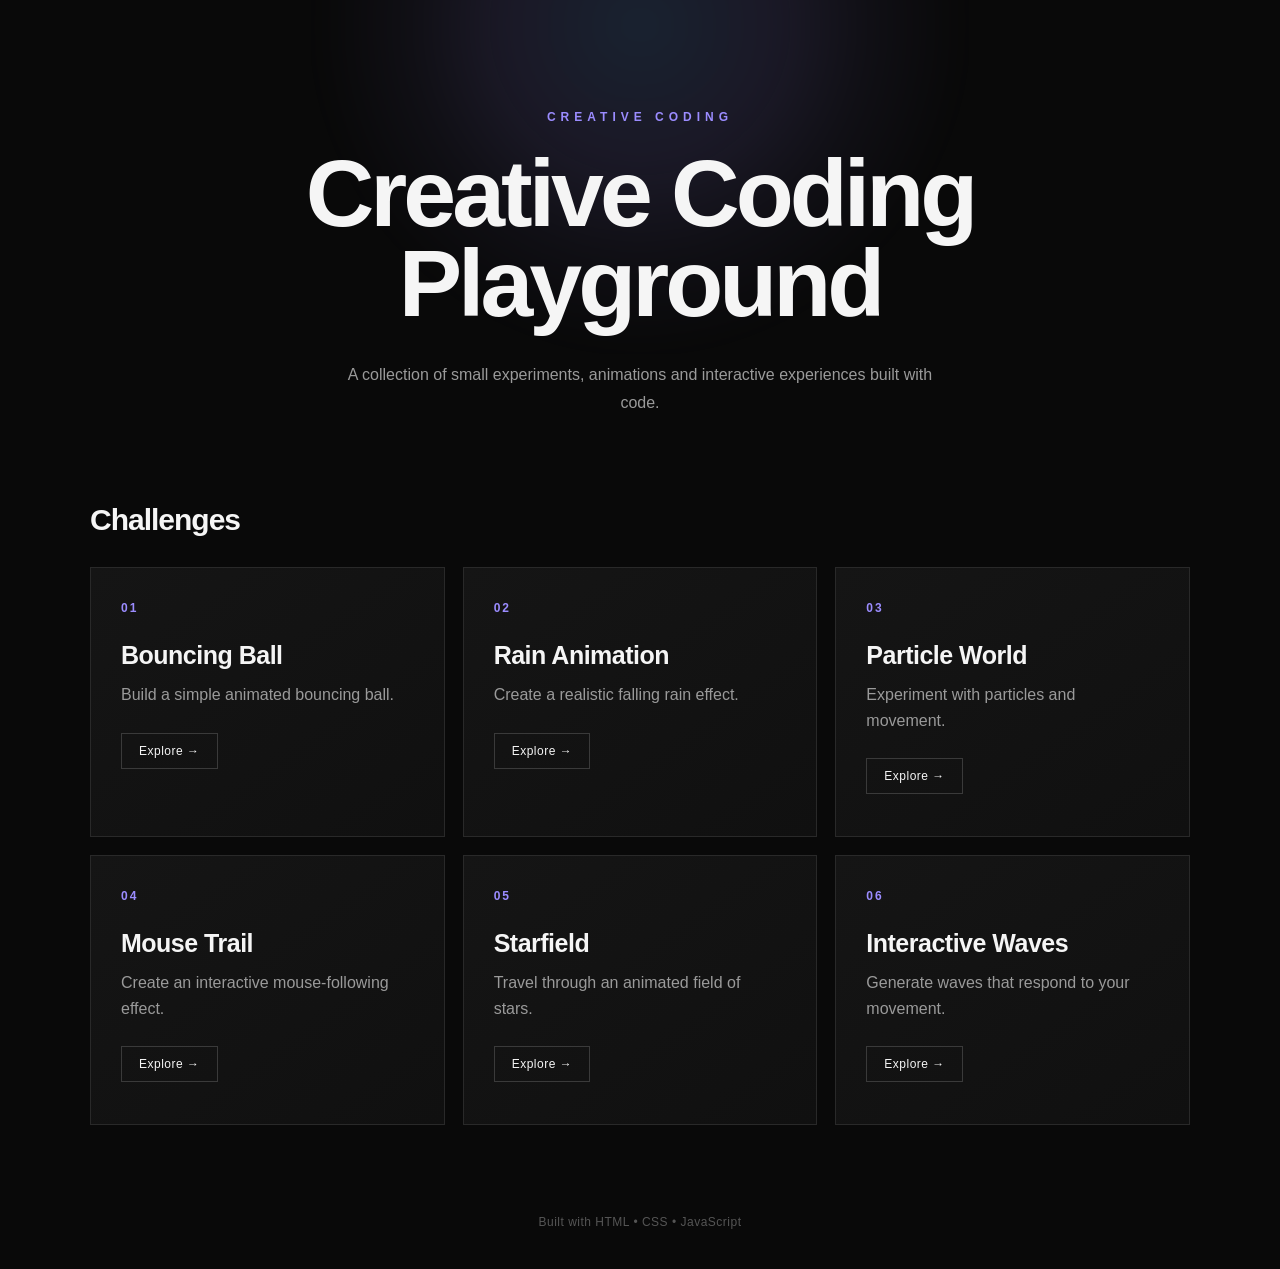
<file: index.html>
<!DOCTYPE html>
<html lang="en">
<head>
    <meta charset="UTF-8">
    <meta name="viewport" content="width=device-width, initial-scale=1.0">

    <title>Creative Coding Playground</title>

    <link rel="stylesheet" href="style.css">
</head>

<body>

    <header class="hero">

        <p class="tag">CREATIVE CODING</p>

        <h1>Creative Coding<br>Playground</h1>

        <p class="description">
            A collection of small experiments, animations
            and interactive experiences built with code.
        </p>

    </header>


    <main class="container">

        <h2>Challenges</h2>

        <div class="challenge-grid">

            <div class="challenge-card">
                <span class="number">01</span>
                <h3>Bouncing Ball</h3>
                <p>Build a simple animated bouncing ball.</p>
                <a href="day01.html" class="explore-btn">Explore →</a>
            </div>


            <div class="challenge-card">
                <span class="number">02</span>
                <h3>Rain Animation</h3>
                <p>Create a realistic falling rain effect.</p>
                <a href="day02.html" class="explore-btn">Explore →</a>
            </div>


            <div class="challenge-card">
                <span class="number">03</span>
                <h3>Particle World</h3>
                <p>Experiment with particles and movement.</p>
                <a href="day03.html" class="explore-btn">Explore →</a>
            </div>


            <div class="challenge-card">
                <span class="number">04</span>
                <h3>Mouse Trail</h3>
                <p>Create an interactive mouse-following effect.</p>
                <a href="day04.html" class="explore-btn">Explore →</a>
            </div>


            <div class="challenge-card">
                <span class="number">05</span>
                <h3>Starfield</h3>
                <p>Travel through an animated field of stars.</p>
                <a href="day05.html" class="explore-btn">Explore →</a>
            </div>


            <div class="challenge-card">
                <span class="number">06</span>
                <h3>Interactive Waves</h3>
                <p>Generate waves that respond to your movement.</p>
                <a href="day06.html" class="explore-btn">Explore →</a>
            </div>

        </div>

    </main>


    <footer>
        <p>Built with HTML • CSS • JavaScript</p>
    </footer>


    <script src="script.js"></script>

</body>
</html>
</file>
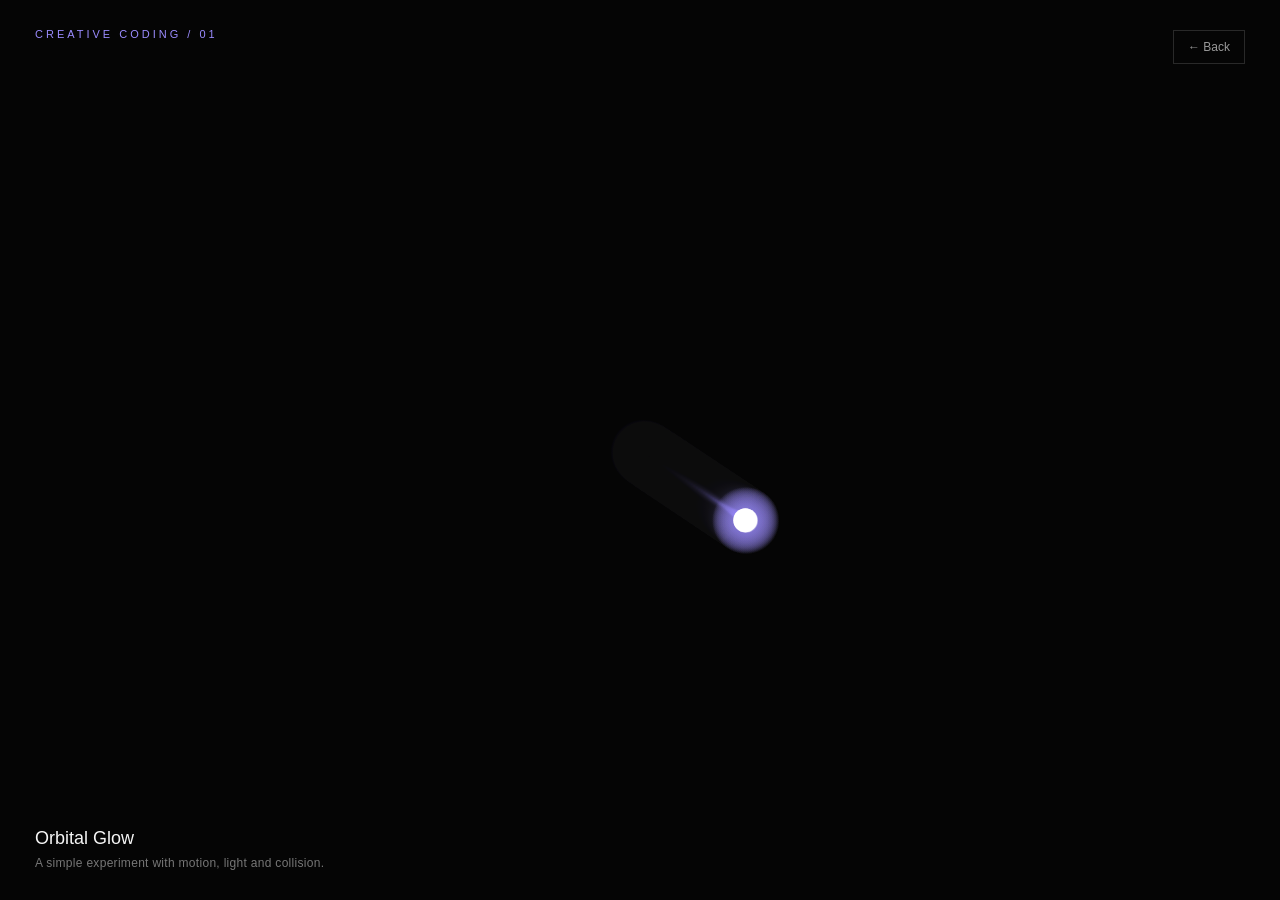
<file: day01.html>
<!DOCTYPE html>
<html lang="en">

<head>

    <meta charset="UTF-8">

    <meta name="viewport" content="width=device-width, initial-scale=1.0">

    <title>Orbital Glow</title>

    <style>

        * {
            margin: 0;
            padding: 0;
            box-sizing: border-box;
        }

        body {
            background: #090909;
            color: #f5f5f5;
            font-family: Arial, sans-serif;
            overflow: hidden;
        }

        canvas {
            position: fixed;
            inset: 0;
            width: 100%;
            height: 100%;
            display: block;
        }


        /* --------------------------------
           HEADER — SAME AS DAY 04
        -------------------------------- */

        .header {
            position: fixed;
            top: 28px;
            left: 35px;
            z-index: 10;
        }

        .header .number {
            font-size: 11px;
            letter-spacing: 3px;
            color: #9b8cff;
            margin-bottom: 8px;
        }


        /* --------------------------------
           BACK BUTTON — SAME AS DAY 04
        -------------------------------- */

        .back {
            position: fixed;
            top: 30px;
            right: 35px;
            z-index: 10;

            color: #9a9a9a;
            text-decoration: none;
            font-size: 12px;

            border: 1px solid #292929;
            padding: 9px 14px;

            transition: 0.3s ease;
        }

        .back:hover {
            color: #f5f5f5;
            border-color: #9b8cff;
        }


        /* --------------------------------
           INFO — SAME AS DAY 04
        -------------------------------- */

        .info {
            position: fixed;
            bottom: 30px;
            left: 35px;
            z-index: 10;

            pointer-events: none;
        }

        .info h2 {
            font-size: 18px;
            font-weight: 500;
            margin-bottom: 7px;
        }

        .info p {
            font-size: 12px;
            color: #777;
            letter-spacing: 0.3px;
        }


        /* --------------------------------
           MOBILE
        -------------------------------- */

        @media (max-width: 600px) {

            .header {
                left: 20px;
                top: 20px;
            }

            .back {
                right: 20px;
                top: 20px;
            }

            .info {
                left: 20px;
                bottom: 20px;
            }

        }

    </style>

</head>


<body>


    <!-- CANVAS -->

    <canvas id="canvas"></canvas>


    <!-- HEADER -->

    <div class="header">

        <div class="number">
            CREATIVE CODING / 01
        </div>

    </div>


    <!-- BACK BUTTON -->

    <a href="index.html" class="back">
        ← Back
    </a>


    <!-- INFO -->

    <div class="info">

        <h2>
            Orbital Glow
        </h2>

        <p>
            A simple experiment with motion, light and collision.
        </p>

    </div>



    <script>


        /* =========================
           CANVAS SETUP
        ========================= */

        const canvas =
            document.getElementById("canvas");

        const ctx =
            canvas.getContext("2d");


        function resizeCanvas() {

            canvas.width =
                window.innerWidth;

            canvas.height =
                window.innerHeight;

        }


        resizeCanvas();

        window.addEventListener(
            "resize",
            resizeCanvas
        );



        /* =========================
           MOUSE
        ========================= */

        const mouse = {

            x: canvas.width / 2,

            y: canvas.height / 2

        };


        window.addEventListener(
            "mousemove",
            function(event) {

                mouse.x =
                    event.clientX;

                mouse.y =
                    event.clientY;

            }
        );



        /* =========================
           ORB
        ========================= */

        const orb = {

            x: canvas.width / 2,

            y: canvas.height / 2,

            radius: 12,

            velocityX: 3,

            velocityY: 2

        };



        /* =========================
           TRAIL
        ========================= */

        const trail = [];

        const trailLength = 35;



        /* =========================
           UPDATE ORB
        ========================= */

        function updateOrb() {


            /* Normal movement */

            orb.x +=
                orb.velocityX;

            orb.y +=
                orb.velocityY;



            /* =====================
               MOUSE INFLUENCE
            ===================== */

            const dx =
                mouse.x - orb.x;

            const dy =
                mouse.y - orb.y;

            const distance =
                Math.sqrt(
                    dx * dx +
                    dy * dy
                );


            if (distance < 350) {

                const force = 0.0008;

                orb.velocityX +=
                    dx * force;

                orb.velocityY +=
                    dy * force;

            }



            /* =====================
               SPEED LIMIT
            ===================== */

            const maxSpeed = 5;


            if (
                orb.velocityX >
                maxSpeed
            ) {

                orb.velocityX =
                    maxSpeed;

            }


            if (
                orb.velocityX <
                -maxSpeed
            ) {

                orb.velocityX =
                    -maxSpeed;

            }


            if (
                orb.velocityY >
                maxSpeed
            ) {

                orb.velocityY =
                    maxSpeed;

            }


            if (
                orb.velocityY <
                -maxSpeed
            ) {

                orb.velocityY =
                    -maxSpeed;

            }



            /* =====================
               WALL COLLISION
            ===================== */

            if (
                orb.x +
                orb.radius >=
                canvas.width ||

                orb.x -
                orb.radius <=
                0
            ) {

                orb.velocityX *= -1;

            }


            if (
                orb.y +
                orb.radius >=
                canvas.height ||

                orb.y -
                orb.radius <=
                0
            ) {

                orb.velocityY *= -1;

            }



            /* =====================
               SAVE TRAIL POSITION
            ===================== */

            trail.push({

                x: orb.x,

                y: orb.y

            });


            if (
                trail.length >
                trailLength
            ) {

                trail.shift();

            }

        }



        /* =========================
           DRAW TRAIL
        ========================= */

        function drawTrail() {


            for (
                let i = 0;
                i < trail.length;
                i++
            ) {

                const point =
                    trail[i];

                const progress =
                    i / trail.length;

                const alpha =
                    progress * 0.35;

                const size =
                    progress *
                    orb.radius *
                    0.8;


                ctx.beginPath();


                ctx.fillStyle =
                    `rgba(
                        155,
                        140,
                        255,
                        ${alpha}
                    )`;


                ctx.arc(

                    point.x,

                    point.y,

                    size,

                    0,

                    Math.PI * 2

                );


                ctx.fill();

            }

        }



        /* =========================
           DRAW ORB
        ========================= */

        function drawOrb() {


            /* Small glow */

            const glow =
                ctx.createRadialGradient(

                    orb.x,

                    orb.y,

                    0,

                    orb.x,

                    orb.y,

                    orb.radius * 2.8

                );


            glow.addColorStop(

                0,

                "rgba(255, 255, 255, 0.8)"

            );


            glow.addColorStop(

                0.35,

                "rgba(155, 140, 255, 0.35)"

            );


            glow.addColorStop(

                1,

                "rgba(155, 140, 255, 0)"

            );


            ctx.beginPath();

            ctx.fillStyle = glow;


            ctx.arc(

                orb.x,

                orb.y,

                orb.radius * 2.8,

                0,

                Math.PI * 2

            );


            ctx.fill();



            /* Main orb */

            ctx.beginPath();

            ctx.fillStyle =
                "#ffffff";


            ctx.arc(

                orb.x,

                orb.y,

                orb.radius,

                0,

                Math.PI * 2

            );


            ctx.fill();

        }



        /* =========================
           ANIMATION LOOP
        ========================= */

        function animate() {


            ctx.fillStyle =
                "rgba(9, 9, 9, 0.12)";


            ctx.fillRect(

                0,

                0,

                canvas.width,

                canvas.height

            );


            updateOrb();

            drawTrail();

            drawOrb();


            requestAnimationFrame(
                animate
            );

        }



        /* =========================
           START
        ========================= */

        animate();


    </script>


</body>

</html>
</file>
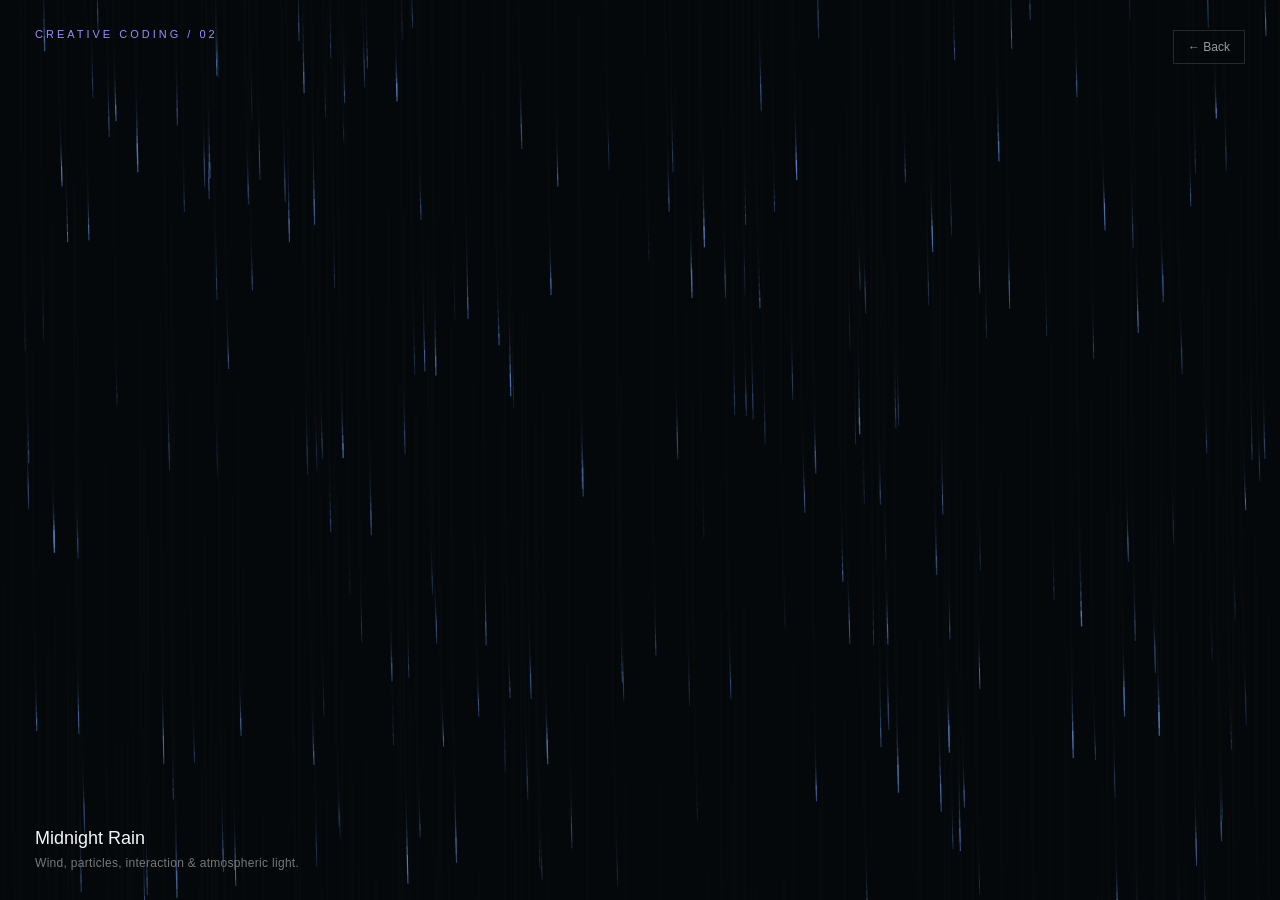
<file: day02.html>
<!DOCTYPE html>
<html lang="en">
<head>
    <meta charset="UTF-8">
    <meta name="viewport" content="width=device-width, initial-scale=1.0">

    <title>Midnight Rain</title>

    <style>
        * {
            margin: 0;
            padding: 0;
            box-sizing: border-box;
        }

        body {
            background: #07090d;
            color: #f5f5f5;
            font-family: Arial, sans-serif;
            overflow: hidden;
        }

        canvas {
            position: fixed;
            inset: 0;
            width: 100%;
            height: 100%;
            display: block;
        }

        .header {
            position: fixed;
            top: 28px;
            left: 35px;
            z-index: 10;
        }

        .header .number {
            font-size: 11px;
            letter-spacing: 3px;
            color: #9b8cff;
            margin-bottom: 8px;
        }

        .header h1 {
            font-size: 14px;
            font-weight: 500;
            letter-spacing: 1px;
        }

        .back {
            position: fixed;
            top: 30px;
            right: 35px;
            z-index: 10;

            color: #9a9a9a;
            text-decoration: none;
            font-size: 12px;

            border: 1px solid #292929;
            padding: 9px 14px;

            transition: 0.3s ease;
        }

        .back:hover {
            color: #f5f5f5;
            border-color: #6ea8ff;
        }

        .info {
            position: fixed;
            bottom: 30px;
            left: 35px;
            z-index: 10;
        }

        .info h2 {
            font-size: 18px;
            font-weight: 500;
            margin-bottom: 7px;
        }

        .info p {
            font-size: 12px;
            color: #777;
            letter-spacing: 0.3px;
        }

        @media (max-width: 600px) {
            .header {
                left: 20px;
                top: 20px;
            }

            .back {
                right: 20px;
                top: 20px;
            }

            .info {
                left: 20px;
                bottom: 20px;
            }
        }
    </style>
</head>

<body>

    <canvas id="rainCanvas"></canvas>

    <div class="header">
        <div class="number">CREATIVE CODING / 02</div>
    </div>

    <a href="index.html" class="back">← Back</a>

    <div class="info">
        <h2>Midnight Rain</h2>
        <p>Wind, particles, interaction &amp; atmospheric light.</p>
    </div>


    <script>
        const canvas = document.getElementById("rainCanvas");
        const ctx = canvas.getContext("2d");

        let width;
        let height;

        let rain = [];

        const rainCount = 220;

        // Mouse
        const mouse = {
            x: -1000,
            y: -1000
        };

        // Wind
        let wind = 0;
        let targetWind = 0;

        // Lightning
        let lightning = 0;
        let lightningTimer = 0;
        let nextLightning = randomLightningTime();


        // --------------------------------
        // RANDOM LIGHTNING TIME
        // --------------------------------

        function randomLightningTime() {
            return Math.random() * 7000 + 5000;
        }


        // --------------------------------
        // CANVAS RESIZE
        // --------------------------------

        function resizeCanvas() {
            width = canvas.width = window.innerWidth;
            height = canvas.height = window.innerHeight;

            createRain();
        }

        window.addEventListener("resize", resizeCanvas);


        // --------------------------------
        // CREATE RAIN
        // --------------------------------

        function createRain() {

            rain = [];

            for (let i = 0; i < rainCount; i++) {

                rain.push({
                    x: Math.random() * width,
                    y: Math.random() * height,

                    length: Math.random() * 20 + 10,

                    speed: Math.random() * 5 + 5,

                    opacity: Math.random() * 0.45 + 0.15,

                    thickness: Math.random() * 1 + 0.4,

                    windOffset: Math.random() * 0.5 + 0.5
                });
            }
        }


        // --------------------------------
        // MOUSE MOVEMENT
        // --------------------------------

        window.addEventListener("mousemove", (event) => {

            mouse.x = event.clientX;
            mouse.y = event.clientY;

        });


        // --------------------------------
        // MOUSE LEAVE
        // --------------------------------

        window.addEventListener("mouseleave", () => {

            mouse.x = -1000;
            mouse.y = -1000;

        });


        // --------------------------------
        // UPDATE WIND
        // --------------------------------

        function updateWind() {

            // Slowly changing natural wind
            if (Math.random() < 0.01) {

                targetWind = (Math.random() - 0.5) * 2.5;

            }

            wind += (targetWind - wind) * 0.01;
        }


        // --------------------------------
        // UPDATE RAIN
        // --------------------------------

        function updateRain(drop) {

            // Natural wind movement
            let windMovement = wind * drop.windOffset;


            // Mouse interaction
            const dx = drop.x - mouse.x;
            const dy = drop.y - mouse.y;

            const distance = Math.sqrt(dx * dx + dy * dy);

            const interactionRadius = 180;


            if (distance < interactionRadius) {

                const strength =
                    (interactionRadius - distance) /
                    interactionRadius;

                windMovement +=
                    (dx / (distance + 1)) *
                    strength *
                    2.5;
            }


            // Move rain
            drop.x += windMovement;

            drop.y += drop.speed;


            // Reset rain when it leaves screen
            if (drop.y > height + drop.length) {

                drop.y = -drop.length;

                drop.x = Math.random() * width;
            }


            // Horizontal wrapping
            if (drop.x > width + 20) {
                drop.x = -20;
            }

            if (drop.x < -20) {
                drop.x = width + 20;
            }
        }


        // --------------------------------
        // DRAW RAIN
        // --------------------------------

        function drawRain(drop) {

            const windAngle = wind * 0.08;

            const endX =
                drop.x + windAngle * drop.length;

            const endY =
                drop.y + drop.length;


            ctx.beginPath();

            ctx.moveTo(drop.x, drop.y);

            ctx.lineTo(endX, endY);

            ctx.strokeStyle =
                `rgba(110, 168, 255, ${drop.opacity})`;

            ctx.lineWidth = drop.thickness;

            ctx.stroke();
        }


        // --------------------------------
        // LIGHTNING
        // --------------------------------

        function updateLightning(deltaTime) {

            lightningTimer += deltaTime;

            if (lightningTimer >= nextLightning) {

                lightning = 1;

                lightningTimer = 0;

                nextLightning = randomLightningTime();
            }


            // Smooth fade
            if (lightning > 0) {

                lightning *= 0.88;

            }
        }


        // --------------------------------
        // DRAW LIGHTNING
        // --------------------------------

        function drawLightning() {

            if (lightning < 0.01) {
                return;
            }

            const flashStrength = lightning * 0.14;

            ctx.fillStyle =
                `rgba(220, 235, 255, ${flashStrength})`;

            ctx.fillRect(
                0,
                0,
                width,
                height
            );
        }


        // --------------------------------
        // ANIMATION
        // --------------------------------

        let lastTime = performance.now();

        function animate(currentTime) {

            const deltaTime =
                currentTime - lastTime;

            lastTime = currentTime;


            // Dark trailing background
            ctx.fillStyle = "rgba(7, 9, 13, 0.35)";

            ctx.fillRect(
                0,
                0,
                width,
                height
            );


            updateWind();

            updateLightning(deltaTime);


            // Rain
            for (let i = 0; i < rain.length; i++) {

                updateRain(rain[i]);

                drawRain(rain[i]);
            }


            // Lightning flash
            drawLightning();


            requestAnimationFrame(animate);
        }


        // --------------------------------
        // START
        // --------------------------------

        resizeCanvas();

        requestAnimationFrame(animate);

    </script>

</body>
</html>
</file>
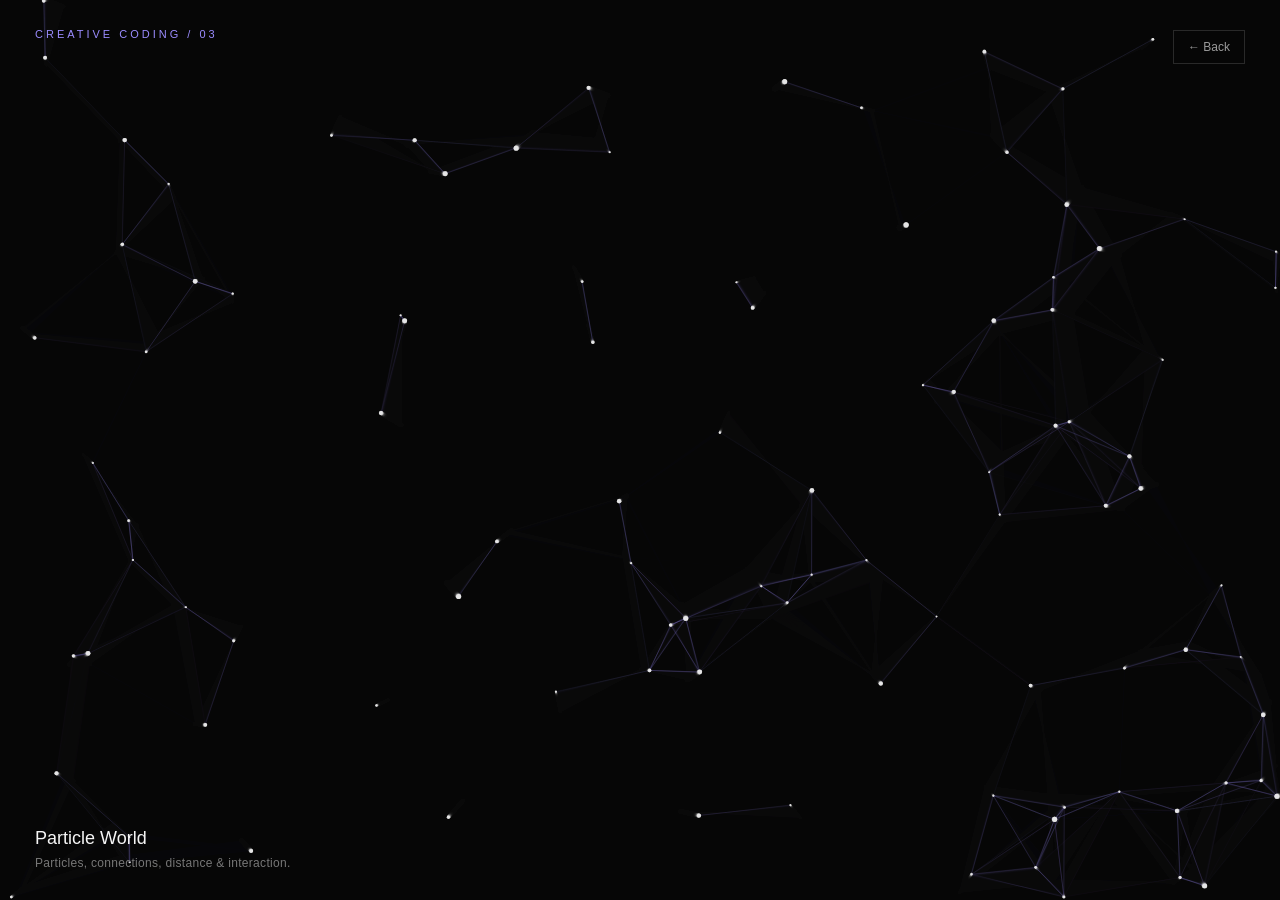
<file: day03.html>
<!DOCTYPE html>
<html lang="en">
<head>
    <meta charset="UTF-8">
    <meta name="viewport" content="width=device-width, initial-scale=1.0">

    <title>Particle World</title>

    <style>
        * {
            margin: 0;
            padding: 0;
            box-sizing: border-box;
        }

        body {
            background: #090909;
            color: #f5f5f5;
            font-family: Arial, sans-serif;
            overflow: hidden;
        }

        canvas {
            position: fixed;
            inset: 0;
            width: 100%;
            height: 100%;
            display: block;
        }

        .header {
            position: fixed;
            top: 28px;
            left: 35px;
            z-index: 10;
        }

        .header .number {
            font-size: 11px;
            letter-spacing: 3px;
            color: #9b8cff;
            margin-bottom: 8px;
        }

        .header h1 {
            font-size: 14px;
            font-weight: 500;
            letter-spacing: 1px;
        }

        .back {
            position: fixed;
            top: 30px;
            right: 35px;
            z-index: 10;

            color: #9a9a9a;
            text-decoration: none;
            font-size: 12px;

            border: 1px solid #292929;
            padding: 9px 14px;

            transition: 0.3s ease;
        }

        .back:hover {
            color: #f5f5f5;
            border-color: #9b8cff;
        }

        .info {
            position: fixed;
            bottom: 30px;
            left: 35px;
            z-index: 10;
        }

        .info h2 {
            font-size: 18px;
            font-weight: 500;
            margin-bottom: 7px;
        }

        .info p {
            font-size: 12px;
            color: #777;
            letter-spacing: 0.3px;
        }

        @media (max-width: 600px) {
            .header {
                left: 20px;
                top: 20px;
            }

            .back {
                right: 20px;
                top: 20px;
            }

            .info {
                left: 20px;
                bottom: 20px;
            }
        }
    </style>
</head>

<body>

    <canvas id="particleCanvas"></canvas>

    <div class="header">
        <div class="number">CREATIVE CODING / 03</div>
    </div>

    <a href="index.html" class="back">← Back</a>

    <div class="info">
        <h2>Particle World</h2>
        <p>Particles, connections, distance &amp; interaction.</p>
    </div>


    <script>

        // --------------------------------
        // CANVAS SETUP
        // --------------------------------

        const canvas = document.getElementById("particleCanvas");
        const ctx = canvas.getContext("2d");

        let width;
        let height;

        let particles = [];

        const particleCount = 100;

        const connectionDistance = 130;


        // --------------------------------
        // MOUSE
        // --------------------------------

        const mouse = {
            x: -1000,
            y: -1000
        };


        window.addEventListener("mousemove", (event) => {

            mouse.x = event.clientX;
            mouse.y = event.clientY;

        });


        window.addEventListener("mouseleave", () => {

            mouse.x = -1000;
            mouse.y = -1000;

        });


        // --------------------------------
        // RESIZE
        // --------------------------------

        function resizeCanvas() {

            width = canvas.width = window.innerWidth;
            height = canvas.height = window.innerHeight;

            createParticles();
        }

        window.addEventListener("resize", resizeCanvas);


        // --------------------------------
        // CREATE PARTICLES
        // --------------------------------

        function createParticles() {

            particles = [];

            for (let i = 0; i < particleCount; i++) {

                particles.push({

                    x: Math.random() * width,
                    y: Math.random() * height,

                    radius: Math.random() * 1.8 + 0.8,

                    velocityX:
                        (Math.random() - 0.5) * 0.7,

                    velocityY:
                        (Math.random() - 0.5) * 0.7

                });
            }
        }


        // --------------------------------
        // UPDATE PARTICLE
        // --------------------------------

        function updateParticle(particle) {

            particle.x += particle.velocityX;
            particle.y += particle.velocityY;


            // Bounce from left/right

            if (
                particle.x <= 0 ||
                particle.x >= width
            ) {

                particle.velocityX *= -1;

            }


            // Bounce from top/bottom

            if (
                particle.y <= 0 ||
                particle.y >= height
            ) {

                particle.velocityY *= -1;

            }


            // --------------------------------
            // MOUSE INTERACTION
            // --------------------------------

            const dx = particle.x - mouse.x;
            const dy = particle.y - mouse.y;

            const distance =
                Math.sqrt(dx * dx + dy * dy);

            const interactionRadius = 170;


            if (distance < interactionRadius) {

                const force =
                    (interactionRadius - distance) /
                    interactionRadius;

                particle.velocityX +=
                    (dx / (distance + 1)) *
                    force *
                    0.025;

                particle.velocityY +=
                    (dy / (distance + 1)) *
                    force *
                    0.025;
            }


            // --------------------------------
            // SPEED LIMIT
            // --------------------------------

            const maxSpeed = 1.2;

            const speed =
                Math.sqrt(
                    particle.velocityX *
                    particle.velocityX +
                    particle.velocityY *
                    particle.velocityY
                );


            if (speed > maxSpeed) {

                particle.velocityX =
                    (particle.velocityX / speed) *
                    maxSpeed;

                particle.velocityY =
                    (particle.velocityY / speed) *
                    maxSpeed;

            }
        }


        // --------------------------------
        // DRAW PARTICLE
        // --------------------------------

        function drawParticle(particle) {

            ctx.beginPath();

            ctx.arc(
                particle.x,
                particle.y,
                particle.radius,
                0,
                Math.PI * 2
            );

            ctx.fillStyle =
                "rgba(245, 245, 245, 0.8)";

            ctx.fill();
        }


        // --------------------------------
        // DRAW CONNECTIONS
        // --------------------------------

        function drawConnections() {

            for (let i = 0; i < particles.length; i++) {

                for (
                    let j = i + 1;
                    j < particles.length;
                    j++
                ) {

                    const particleA = particles[i];
                    const particleB = particles[j];


                    const dx =
                        particleA.x - particleB.x;

                    const dy =
                        particleA.y - particleB.y;

                    const distance =
                        Math.sqrt(dx * dx + dy * dy);


                    if (distance < connectionDistance) {

                        const opacity =
                            (1 - distance / connectionDistance) *
                            0.32;


                        ctx.beginPath();

                        ctx.moveTo(
                            particleA.x,
                            particleA.y
                        );

                        ctx.lineTo(
                            particleB.x,
                            particleB.y
                        );

                        ctx.strokeStyle =
                            `rgba(155, 140, 255, ${opacity})`;

                        ctx.lineWidth = 0.6;

                        ctx.stroke();
                    }
                }
            }
        }


        // --------------------------------
        // MOUSE CONNECTIONS
        // --------------------------------

        function drawMouseConnections() {

            const mouseRadius = 190;

            for (let i = 0; i < particles.length; i++) {

                const particle = particles[i];

                const dx =
                    particle.x - mouse.x;

                const dy =
                    particle.y - mouse.y;

                const distance =
                    Math.sqrt(dx * dx + dy * dy);


                if (distance < mouseRadius) {

                    const opacity =
                        (1 - distance / mouseRadius) *
                        0.55;


                    ctx.beginPath();

                    ctx.moveTo(
                        particle.x,
                        particle.y
                    );

                    ctx.lineTo(
                        mouse.x,
                        mouse.y
                    );

                    ctx.strokeStyle =
                        `rgba(110, 168, 255, ${opacity})`;

                    ctx.lineWidth = 0.8;

                    ctx.stroke();
                }
            }
        }


        // --------------------------------
        // ANIMATION
        // --------------------------------

        function animate() {

            // Smooth dark background

            ctx.fillStyle =
                "rgba(9, 9, 9, 0.28)";

            ctx.fillRect(
                0,
                0,
                width,
                height
            );


            // Update particles

            for (let i = 0; i < particles.length; i++) {

                updateParticle(particles[i]);

            }


            // Connections

            drawConnections();

            drawMouseConnections();


            // Particles

            for (let i = 0; i < particles.length; i++) {

                drawParticle(particles[i]);

            }


            requestAnimationFrame(animate);
        }


        // --------------------------------
        // START
        // --------------------------------

        resizeCanvas();

        requestAnimationFrame(animate);

    </script>

</body>
</html>
</file>
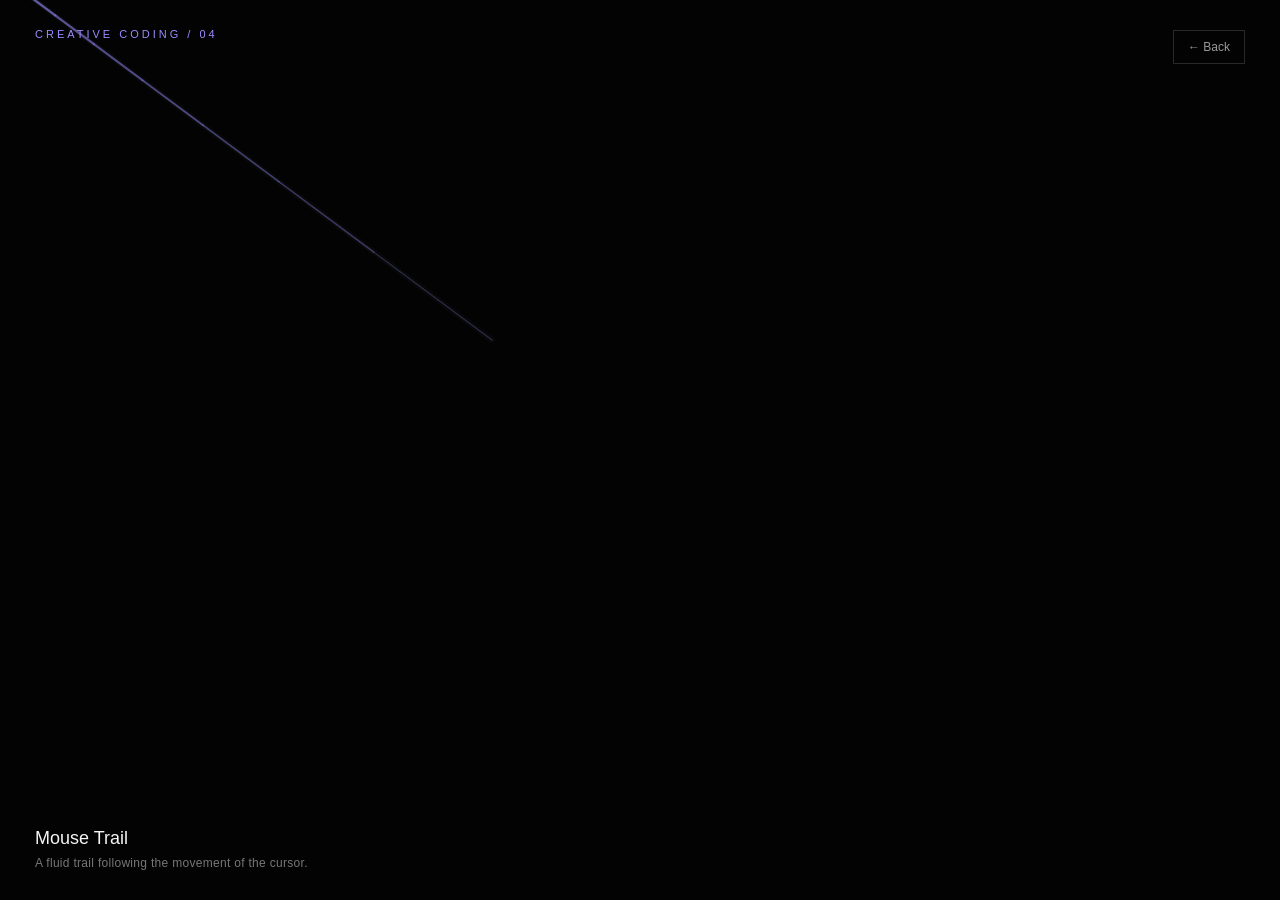
<file: day04.html>
<!DOCTYPE html>
<html lang="en">
<head>
    <meta charset="UTF-8">
    <meta name="viewport" content="width=device-width, initial-scale=1.0">

    <title>Mouse Trail</title>

    <style>
        * {
            margin: 0;
            padding: 0;
            box-sizing: border-box;
        }

        body {
            background: #090909;
            color: #f5f5f5;
            font-family: Arial, sans-serif;
            overflow: hidden;
        }

        canvas {
            position: fixed;
            inset: 0;
            width: 100%;
            height: 100%;
            display: block;
        }

        .header {
            position: fixed;
            top: 28px;
            left: 35px;
            z-index: 10;
        }

        .header .number {
            font-size: 11px;
            letter-spacing: 3px;
            color: #9b8cff;
            margin-bottom: 8px;
        }

        .header h1 {
            font-size: 14px;
            font-weight: 500;
            letter-spacing: 1px;
        }

        .back {
            position: fixed;
            top: 30px;
            right: 35px;
            z-index: 10;

            color: #9a9a9a;
            text-decoration: none;
            font-size: 12px;

            border: 1px solid #292929;
            padding: 9px 14px;

            transition: 0.3s ease;
        }

        .back:hover {
            color: #f5f5f5;
            border-color: #9b8cff;
        }

        .info {
            position: fixed;
            bottom: 30px;
            left: 35px;
            z-index: 10;
        }

        .info h2 {
            font-size: 18px;
            font-weight: 500;
            margin-bottom: 7px;
        }

        .info p {
            font-size: 12px;
            color: #777;
            letter-spacing: 0.3px;
        }

        @media (max-width: 600px) {
            .header {
                left: 20px;
                top: 20px;
            }

            .back {
                right: 20px;
                top: 20px;
            }

            .info {
                left: 20px;
                bottom: 20px;
            }
        }
    </style>
</head>

<body>

    <canvas id="trailCanvas"></canvas>

    <div class="header">
        <div class="number">CREATIVE CODING / 04</div>
    </div>

    <a href="index.html" class="back">← Back</a>

    <div class="info">
        <h2>Mouse Trail</h2>
        <p>A fluid trail following the movement of the cursor.</p>
    </div>


    <script>

        // --------------------------------
        // CANVAS SETUP
        // --------------------------------

        const canvas = document.getElementById("trailCanvas");
        const ctx = canvas.getContext("2d");

        let width;
        let height;


        // --------------------------------
        // MOUSE
        // --------------------------------

        const mouse = {
            x: -100,
            y: -100
        };

        const smoothMouse = {
            x: -100,
            y: -100
        };


        // --------------------------------
        // TRAIL
        // --------------------------------

        const trail = [];

        const trailLength = 45;


        // --------------------------------
        // RESIZE
        // --------------------------------

        function resizeCanvas() {

            width = canvas.width = window.innerWidth;
            height = canvas.height = window.innerHeight;

        }

        window.addEventListener("resize", resizeCanvas);


        // --------------------------------
        // MOUSE MOVE
        // --------------------------------

        window.addEventListener("mousemove", (event) => {

            mouse.x = event.clientX;
            mouse.y = event.clientY;

        });


        // --------------------------------
        // MOUSE LEAVE
        // --------------------------------

        window.addEventListener("mouseleave", () => {

            mouse.x = -100;
            mouse.y = -100;

        });


        // --------------------------------
        // SMOOTH MOUSE
        // --------------------------------

        function updateSmoothMouse() {

            smoothMouse.x +=
                (mouse.x - smoothMouse.x) * 0.20;

            smoothMouse.y +=
                (mouse.y - smoothMouse.y) * 0.20;

        }


        // --------------------------------
        // ADD TRAIL POINT
        // --------------------------------

        function addTrailPoint() {

            // Add a new point only when
            // the cursor has actually moved

            if (trail.length === 0) {

                trail.unshift({
                    x: smoothMouse.x,
                    y: smoothMouse.y
                });

                return;
            }


            const lastPoint = trail[0];

            const dx =
                smoothMouse.x - lastPoint.x;

            const dy =
                smoothMouse.y - lastPoint.y;

            const distance =
                Math.sqrt(dx * dx + dy * dy);


            // Avoid unnecessary duplicate points

            if (distance > 2) {

                trail.unshift({
                    x: smoothMouse.x,
                    y: smoothMouse.y
                });

            }


            // Limit trail length

            if (trail.length > trailLength) {

                trail.pop();

            }
        }


        // --------------------------------
        // DRAW SMOOTH TRAIL
        // --------------------------------

        function drawTrail() {

            if (trail.length < 2) {
                return;
            }


            for (let i = 0; i < trail.length - 1; i++) {

                const current = trail[i];
                const next = trail[i + 1];


                const progress =
                    i / trail.length;


                // Fade toward the end

                const opacity =
                    (1 - progress) * 0.55;


                // Thicker near cursor,
                // thinner toward the end

                const lineWidth =
                    1.2 + (1 - progress) * 3.5;


                ctx.beginPath();

                ctx.moveTo(
                    current.x,
                    current.y
                );

                ctx.lineTo(
                    next.x,
                    next.y
                );


                ctx.strokeStyle =
                    `rgba(155, 140, 255, ${opacity})`;

                ctx.lineWidth = lineWidth;

                ctx.lineCap = "round";

                ctx.stroke();
            }
        }


        // --------------------------------
        // DRAW SUBTLE BLUE INNER TRAIL
        // --------------------------------

        function drawInnerTrail() {

            if (trail.length < 2) {
                return;
            }


            for (let i = 0; i < trail.length - 1; i++) {

                const current = trail[i];
                const next = trail[i + 1];


                const progress =
                    i / trail.length;


                const opacity =
                    (1 - progress) * 0.18;


                ctx.beginPath();

                ctx.moveTo(
                    current.x,
                    current.y
                );

                ctx.lineTo(
                    next.x,
                    next.y
                );


                ctx.strokeStyle =
                    `rgba(110, 168, 255, ${opacity})`;

                ctx.lineWidth = 1;

                ctx.lineCap = "round";

                ctx.stroke();
            }
        }


        // --------------------------------
        // CURSOR GLOW
        // --------------------------------

        function drawCursorGlow() {

            if (mouse.x < 0) {
                return;
            }


            const gradient =
                ctx.createRadialGradient(
                    smoothMouse.x,
                    smoothMouse.y,
                    0,
                    smoothMouse.x,
                    smoothMouse.y,
                    55
                );


            gradient.addColorStop(
                0,
                "rgba(155, 140, 255, 0.16)"
            );

            gradient.addColorStop(
                0.35,
                "rgba(110, 168, 255, 0.07)"
            );

            gradient.addColorStop(
                1,
                "rgba(110, 168, 255, 0)"
            );


            ctx.fillStyle = gradient;

            ctx.beginPath();

            ctx.arc(
                smoothMouse.x,
                smoothMouse.y,
                55,
                0,
                Math.PI * 2
            );

            ctx.fill();
        }


        // --------------------------------
        // ANIMATION
        // --------------------------------

        function animate() {

            // Smooth dark fade

            ctx.fillStyle =
                "rgba(9, 9, 9, 0.18)";

            ctx.fillRect(
                0,
                0,
                width,
                height
            );


            updateSmoothMouse();

            addTrailPoint();


            // Draw continuous trail

            drawTrail();

            drawInnerTrail();

            drawCursorGlow();


            requestAnimationFrame(animate);
        }


        // --------------------------------
        // START
        // --------------------------------

        resizeCanvas();

        smoothMouse.x = width / 2;
        smoothMouse.y = height / 2;

        requestAnimationFrame(animate);

    </script>

</body>
</html>
</file>
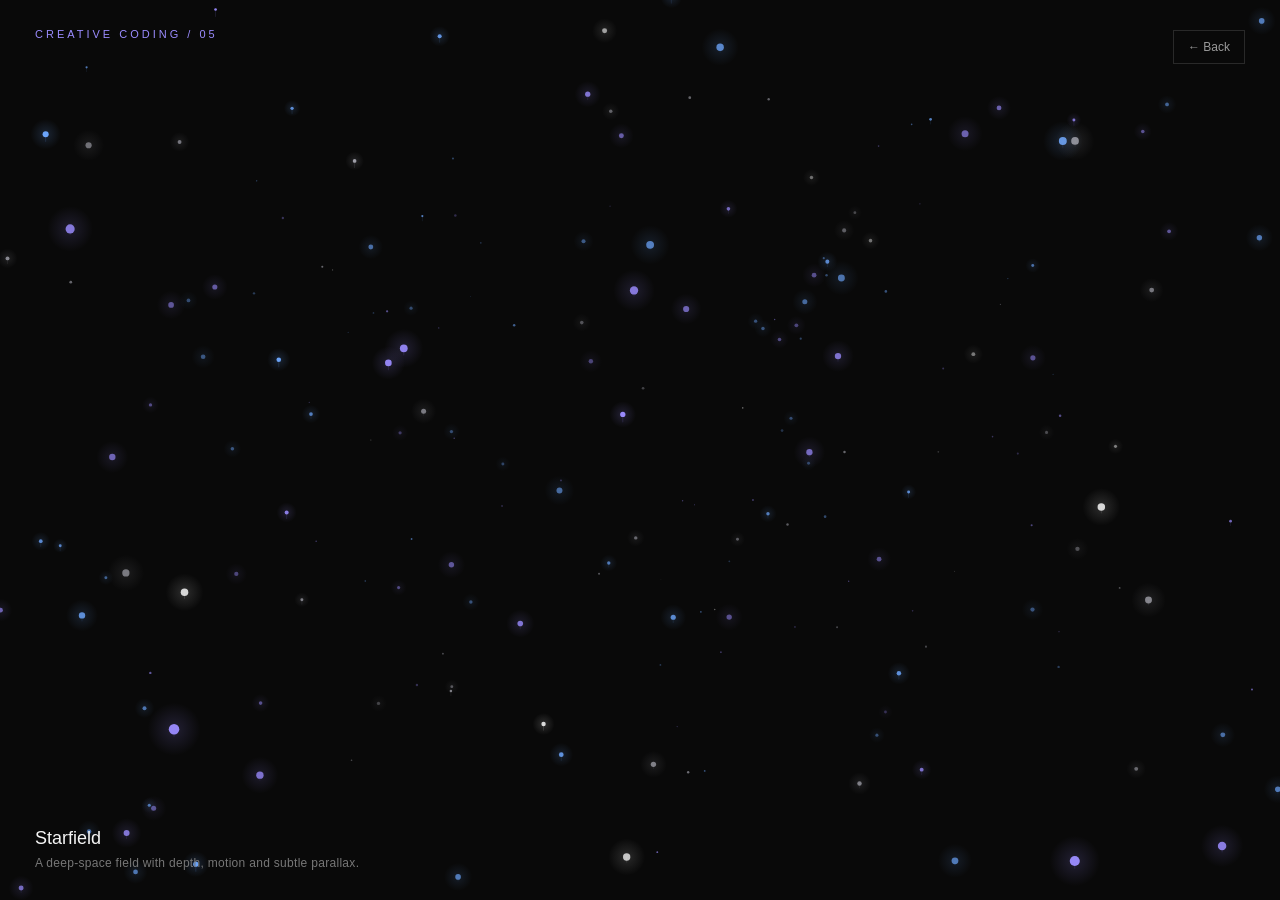
<file: day05.html>
<!DOCTYPE html>
<html lang="en">
<head>
    <meta charset="UTF-8">
    <meta name="viewport" content="width=device-width, initial-scale=1.0">

    <title>Starfield</title>

    <style>
        * {
            margin: 0;
            padding: 0;
            box-sizing: border-box;
        }

        body {
            background: #090909;
            color: #f5f5f5;
            font-family: Arial, sans-serif;
            overflow: hidden;
        }

        canvas {
            position: fixed;
            inset: 0;
            width: 100%;
            height: 100%;
            display: block;
        }

        /* --------------------------------
           HEADER — SAME AS DAY 04
        -------------------------------- */

        .header {
            position: fixed;
            top: 28px;
            left: 35px;
            z-index: 10;
        }

        .header .number {
            font-size: 11px;
            letter-spacing: 3px;
            color: #9b8cff;
            margin-bottom: 8px;
        }

        /* --------------------------------
           BACK — SAME AS DAY 04
        -------------------------------- */

        .back {
            position: fixed;
            top: 30px;
            right: 35px;
            z-index: 10;

            color: #9a9a9a;
            text-decoration: none;
            font-size: 12px;

            border: 1px solid #292929;
            padding: 9px 14px;

            transition: 0.3s ease;
        }

        .back:hover {
            color: #f5f5f5;
            border-color: #9b8cff;
        }

        /* --------------------------------
           INFO — SAME AS DAY 04
        -------------------------------- */

        .info {
            position: fixed;
            bottom: 30px;
            left: 35px;
            z-index: 10;
        }

        .info h2 {
            font-size: 18px;
            font-weight: 500;
            margin-bottom: 7px;
        }

        .info p {
            font-size: 12px;
            color: #777;
            letter-spacing: 0.3px;
        }

        @media (max-width: 600px) {

            .header {
                left: 20px;
                top: 20px;
            }

            .back {
                right: 20px;
                top: 20px;
            }

            .info {
                left: 20px;
                bottom: 20px;
            }
        }
    </style>
</head>

<body>

    <canvas id="starCanvas"></canvas>


    <!-- HEADER -->

    <div class="header">

        <div class="number">
            CREATIVE CODING / 05
        </div>

    </div>


    <!-- BACK BUTTON -->

    <a href="index.html" class="back">
        ← Back
    </a>


    <!-- INFO -->

    <div class="info">

        <h2>Starfield</h2>

        <p>
            A deep-space field with depth, motion and subtle parallax.
        </p>

    </div>


    <script>

        // --------------------------------
        // CANVAS
        // --------------------------------

        const canvas =
            document.getElementById("starCanvas");

        const ctx =
            canvas.getContext("2d");

        let width;
        let height;


        // --------------------------------
        // STAR SETTINGS
        // --------------------------------

        const STAR_COUNT = 260;

        const stars = [];


        // --------------------------------
        // MOUSE
        // --------------------------------

        const mouse = {
            x: 0,
            y: 0
        };

        const smoothMouse = {
            x: 0,
            y: 0
        };


        // --------------------------------
        // RESIZE
        // --------------------------------

        function resizeCanvas() {

            width = canvas.width =
                window.innerWidth;

            height = canvas.height =
                window.innerHeight;

        }

        resizeCanvas();

        window.addEventListener(
            "resize",
            resizeCanvas
        );


        // --------------------------------
        // MOUSE MOVE
        // --------------------------------

        window.addEventListener(
            "mousemove",
            function(event) {

                mouse.x = event.clientX;
                mouse.y = event.clientY;

            }
        );


        // --------------------------------
        // CREATE STAR
        // --------------------------------

        function createStar() {

            const random =
                Math.random();

            let type;


            /*
                Color balance:

                40% Violet
                35% Blue
                20% Grey
                5% White
            */

            if (random < 0.40) {

                type = "violet";

            }
            else if (random < 0.75) {

                type = "blue";

            }
            else if (random < 0.95) {

                type = "grey";

            }
            else {

                type = "white";

            }


            return {

                x:
                    (Math.random() - 0.5)
                    * width
                    * 2.2,

                y:
                    (Math.random() - 0.5)
                    * height
                    * 2.2,

                z:
                    Math.random()
                    * width,

                size:
                    Math.random() * 1.8
                    + 0.6,

                speed:
                    Math.random() * 2.2
                    + 0.8,

                type: type

            };

        }


        // --------------------------------
        // INITIALIZE
        // --------------------------------

        for (
            let i = 0;
            i < STAR_COUNT;
            i++
        ) {

            stars.push(
                createStar()
            );

        }


        // --------------------------------
        // STAR COLOR
        // --------------------------------

        function getColor(
            type,
            alpha
        ) {

            if (type === "violet") {

                return `rgba(
                    155,
                    140,
                    255,
                    ${alpha}
                )`;

            }

            if (type === "blue") {

                return `rgba(
                    110,
                    168,
                    255,
                    ${alpha}
                )`;

            }

            if (type === "grey") {

                return `rgba(
                    170,
                    170,
                    180,
                    ${alpha}
                )`;

            }

            return `rgba(
                245,
                245,
                245,
                ${alpha}
            )`;

        }


        // --------------------------------
        // DRAW STAR
        // --------------------------------

        function drawStar(star) {

            const centerX =
                width / 2;

            const centerY =
                height / 2;


            /*
                Perspective
            */

            const scale =
                500 /
                (500 + star.z);


            /*
                Mouse parallax
            */

            const parallaxX =
                (smoothMouse.x - centerX)
                * 0.035
                * scale;

            const parallaxY =
                (smoothMouse.y - centerY)
                * 0.035
                * scale;


            /*
                Screen position
            */

            const x =
                centerX +
                star.x * scale +
                parallaxX;

            const y =
                centerY +
                star.y * scale +
                parallaxY;


            /*
                Size increases
                as star comes closer
            */

            const depth =
                1 -
                star.z / width;


            const radius =
                star.size *
                (0.55 + depth * 1.8);


            /*
                Brightness
            */

            const alpha =
                0.25 +
                depth * 0.75;


            /*
                Ignore outside
            */

            if (
                x < -30 ||
                x > width + 30 ||
                y < -30 ||
                y > height + 30
            ) {

                return;

            }


            // --------------------------------
            // STAR GLOW
            // --------------------------------

            if (radius > 1.4) {

                const glow =
                    ctx.createRadialGradient(
                        x,
                        y,
                        0,
                        x,
                        y,
                        radius * 5
                    );


                glow.addColorStop(
                    0,
                    getColor(
                        star.type,
                        alpha * 0.18
                    )
                );

                glow.addColorStop(
                    1,
                    getColor(
                        star.type,
                        0
                    )
                );


                ctx.beginPath();

                ctx.arc(
                    x,
                    y,
                    radius * 5,
                    0,
                    Math.PI * 2
                );

                ctx.fillStyle = glow;

                ctx.fill();

            }


            // --------------------------------
            // STAR
            // --------------------------------

            ctx.beginPath();

            ctx.arc(
                x,
                y,
                radius,
                0,
                Math.PI * 2
            );

            ctx.fillStyle =
                getColor(
                    star.type,
                    alpha
                );

            ctx.fill();


            // --------------------------------
            // STAR STREAK
            // --------------------------------

            if (depth > 0.55) {

                const streak =
                    depth * 8;

                ctx.beginPath();

                ctx.moveTo(
                    x,
                    y
                );

                ctx.lineTo(
                    x,
                    y + streak
                );

                ctx.strokeStyle =
                    getColor(
                        star.type,
                        depth * 0.22
                    );

                ctx.lineWidth = 0.7;

                ctx.stroke();

            }

        }


        // --------------------------------
        // UPDATE STAR
        // --------------------------------

        function updateStar(star) {

            /*
                Move star toward camera
            */

            star.z -= star.speed;


            /*
                Reset when it reaches
                the viewer
            */

            if (star.z <= 1) {

                star.x =
                    (Math.random() - 0.5)
                    * width
                    * 2.2;

                star.y =
                    (Math.random() - 0.5)
                    * height
                    * 2.2;

                star.z =
                    width;

                star.speed =
                    Math.random() * 2.2
                    + 0.8;

            }

        }


        // --------------------------------
        // ANIMATION
        // --------------------------------

        function animate() {

            /*
                Dark background
            */

            ctx.fillStyle =
                "#090909";

            ctx.fillRect(
                0,
                0,
                width,
                height
            );


            /*
                Smooth mouse
            */

            smoothMouse.x +=
                (mouse.x - smoothMouse.x)
                * 0.035;

            smoothMouse.y +=
                (mouse.y - smoothMouse.y)
                * 0.035;


            /*
                Update + draw
            */

            for (
                let i = 0;
                i < stars.length;
                i++
            ) {

                updateStar(
                    stars[i]
                );

                drawStar(
                    stars[i]
                );

            }


            requestAnimationFrame(
                animate
            );

        }


        // --------------------------------
        // START
        // --------------------------------

        smoothMouse.x =
            width / 2;

        smoothMouse.y =
            height / 2;

        animate();

    </script>

</body>
</html>
</file>
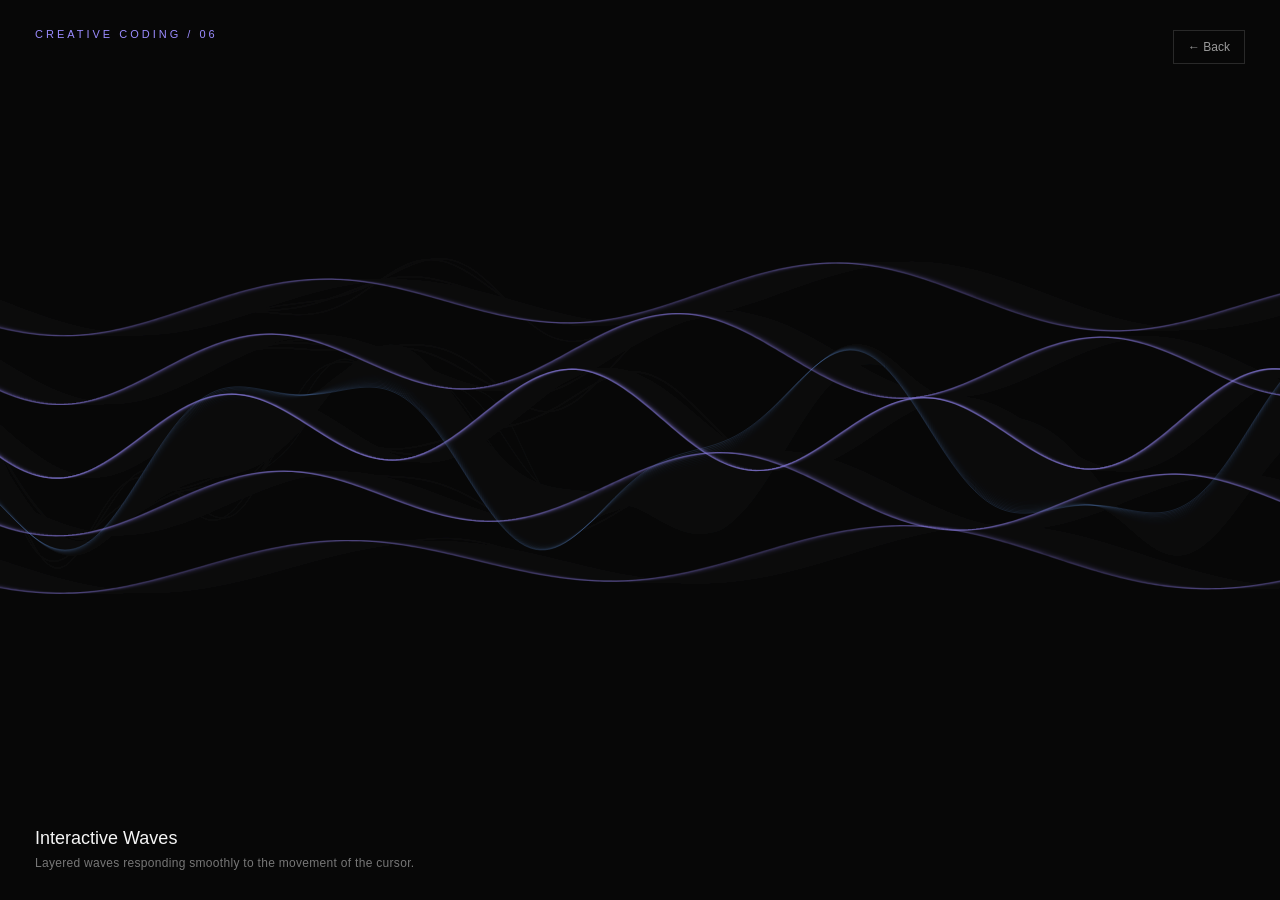
<file: day06.html>
<!DOCTYPE html>
<html lang="en">
<head>
    <meta charset="UTF-8">
    <meta name="viewport" content="width=device-width, initial-scale=1.0">

    <title>Interactive Waves</title>

    <style>
        * {
            margin: 0;
            padding: 0;
            box-sizing: border-box;
        }

        body {
            background: #090909;
            color: #f5f5f5;
            font-family: Arial, sans-serif;
            overflow: hidden;
        }

        canvas {
            position: fixed;
            inset: 0;
            width: 100%;
            height: 100%;
            display: block;
        }

        .header {
            position: fixed;
            top: 28px;
            left: 35px;
            z-index: 10;
        }

        .header .number {
            font-size: 11px;
            letter-spacing: 3px;
            color: #9b8cff;
            margin-bottom: 8px;
        }

        .back {
            position: fixed;
            top: 30px;
            right: 35px;
            z-index: 10;

            color: #9a9a9a;
            text-decoration: none;
            font-size: 12px;

            border: 1px solid #292929;
            padding: 9px 14px;

            transition: 0.3s ease;
        }

        .back:hover {
            color: #f5f5f5;
            border-color: #9b8cff;
        }

        .info {
            position: fixed;
            bottom: 30px;
            left: 35px;
            z-index: 10;
        }

        .info h2 {
            font-size: 18px;
            font-weight: 500;
            margin-bottom: 7px;
        }

        .info p {
            font-size: 12px;
            color: #777;
            letter-spacing: 0.3px;
        }

        @media (max-width: 600px) {
            .header {
                left: 20px;
                top: 20px;
            }

            .back {
                right: 20px;
                top: 20px;
            }

            .info {
                left: 20px;
                bottom: 20px;
            }
        }
    </style>
</head>

<body>

    <canvas id="waveCanvas"></canvas>

    <div class="header">
        <div class="number">CREATIVE CODING / 06</div>
    </div>

    <a href="index.html" class="back">← Back</a>

    <div class="info">
        <h2>Interactive Waves</h2>
        <p>Layered waves responding smoothly to the movement of the cursor.</p>
    </div>

    <script>
        const canvas = document.getElementById("waveCanvas");
        const ctx = canvas.getContext("2d");

        let width;
        let height;

        let time = 0;

        const mouse = {
            x: -1000,
            y: -1000
        };

        const smoothMouse = {
            x: -1000,
            y: -1000
        };

        function resizeCanvas() {
            width = canvas.width = window.innerWidth;
            height = canvas.height = window.innerHeight;
        }

        window.addEventListener("resize", resizeCanvas);

        window.addEventListener("mousemove", (event) => {
            mouse.x = event.clientX;
            mouse.y = event.clientY;
        });

        window.addEventListener("mouseleave", () => {
            mouse.x = -1000;
            mouse.y = -1000;
        });

        function updateMouse() {
            smoothMouse.x +=
                (mouse.x - smoothMouse.x) * 0.08;

            smoothMouse.y +=
                (mouse.y - smoothMouse.y) * 0.08;
        }

        function drawWave(offset, amplitude, frequency, speed, opacity) {
            ctx.beginPath();

            for (let x = 0; x <= width; x += 4) {

                const baseY =
                    height * 0.5 + offset;

                const wave =
                    Math.sin(
                        x * frequency +
                        time * speed
                    ) * amplitude;

                const secondWave =
                    Math.sin(
                        x * frequency * 0.45 +
                        time * speed * 0.65
                    ) * amplitude * 0.35;

                let y =
                    baseY +
                    wave +
                    secondWave;

                const distance =
                    Math.sqrt(
                        Math.pow(x - smoothMouse.x, 2) +
                        Math.pow(baseY - smoothMouse.y, 2)
                    );

                if (distance < 260) {

                    const influence =
                        1 - distance / 260;

                    y +=
                        Math.sin(
                            x * 0.025 -
                            time * 2
                        ) *
                        influence *
                        35;
                }

                if (x === 0) {
                    ctx.moveTo(x, y);
                } else {
                    ctx.lineTo(x, y);
                }
            }

            ctx.strokeStyle =
                `rgba(155, 140, 255, ${opacity})`;

            ctx.lineWidth = 1.2;
            ctx.lineCap = "round";
            ctx.stroke();
        }

        function drawSecondaryWave() {
            ctx.beginPath();

            for (let x = 0; x <= width; x += 5) {

                const centerY =
                    height * 0.5;

                const wave =
                    Math.sin(
                        x * 0.012 +
                        time * 1.15
                    ) * 80;

                const wave2 =
                    Math.sin(
                        x * 0.028 -
                        time * 0.7
                    ) * 25;

                let y =
                    centerY +
                    wave +
                    wave2;

                const distance =
                    Math.abs(x - smoothMouse.x);

                if (distance < 220) {

                    const influence =
                        1 - distance / 220;

                    y +=
                        Math.sin(
                            x * 0.035 +
                            time * 2
                        ) *
                        influence *
                        50;
                }

                if (x === 0) {
                    ctx.moveTo(x, y);
                } else {
                    ctx.lineTo(x, y);
                }
            }

            ctx.strokeStyle =
                "rgba(110, 168, 255, 0.16)";

            ctx.lineWidth = 1;
            ctx.stroke();
        }

        function drawGlow() {

            if (mouse.x < 0) {
                return;
            }

            const gradient =
                ctx.createRadialGradient(
                    smoothMouse.x,
                    smoothMouse.y,
                    0,
                    smoothMouse.x,
                    smoothMouse.y,
                    140
                );

            gradient.addColorStop(
                0,
                "rgba(155, 140, 255, 0.08)"
            );

            gradient.addColorStop(
                0.45,
                "rgba(110, 168, 255, 0.035)"
            );

            gradient.addColorStop(
                1,
                "rgba(110, 168, 255, 0)"
            );

            ctx.fillStyle = gradient;

            ctx.beginPath();

            ctx.arc(
                smoothMouse.x,
                smoothMouse.y,
                140,
                0,
                Math.PI * 2
            );

            ctx.fill();
        }

        function animate() {

            ctx.fillStyle =
                "rgba(9, 9, 9, 0.22)";

            ctx.fillRect(
                0,
                0,
                width,
                height
            );

            updateMouse();

            time += 0.015;

            drawWave(
                -150,
                28,
                0.012,
                1.0,
                0.16
            );

            drawWave(
                -90,
                35,
                0.015,
                0.85,
                0.24
            );

            drawWave(
                -25,
                42,
                0.018,
                0.72,
                0.34
            );

            drawWave(
                45,
                32,
                0.014,
                0.95,
                0.25
            );

            drawWave(
                110,
                26,
                0.011,
                1.1,
                0.16
            );

            drawSecondaryWave();

            drawGlow();

            requestAnimationFrame(animate);
        }

        resizeCanvas();

        smoothMouse.x = width / 2;
        smoothMouse.y = height / 2;

        requestAnimationFrame(animate);
    </script>

</body>
</html>
</file>
<file: style.css>
* {
    margin: 0;
    padding: 0;
    box-sizing: border-box;
}

:root {
    --background: #090909;
    --surface: #111111;
    --surface-light: #181818;
    --border: #292929;

    --text: #f5f5f5;
    --muted: #9a9a9a;

    --accent: #9b8cff;
    --accent-blue: #6ea8ff;
}

body {
    font-family: Arial, Helvetica, sans-serif;
    background: var(--background);
    color: var(--text);
    min-height: 100vh;
}


/* =========================
   HERO SECTION
========================= */

.hero {
    text-align: center;
    padding: 110px 20px 85px;
    position: relative;
    overflow: hidden;
}

/* Soft background glow */

.hero::before {
    content: "";

    position: absolute;

    width: 650px;
    height: 650px;

    background: radial-gradient(
        circle,
        rgba(110, 168, 255, 0.16) 0%,
        rgba(155, 140, 255, 0.12) 30%,
        rgba(155, 140, 255, 0.05) 50%,
        transparent 72%
    );

    top: -300px;
    left: 50%;

    transform: translateX(-50%);

    pointer-events: none;

    filter: blur(10px);
}


.tag {
    position: relative;

    font-size: 12px;
    letter-spacing: 5px;

    color: var(--accent);

    margin-bottom: 24px;

    font-weight: bold;
}

.hero h1 {
    position: relative;

    font-size: clamp(50px, 8vw, 95px);
    line-height: 0.95;

    letter-spacing: -4px;

    margin-bottom: 32px;
}

.description {
    position: relative;

    max-width: 620px;

    margin: auto;

    color: var(--muted);

    line-height: 1.8;

    font-size: 16px;
}


/* =========================
   MAIN
========================= */

.container {
    width: min(1100px, 90%);
    margin: auto;
}

.container h2 {
    font-size: 30px;
    margin-bottom: 30px;

    letter-spacing: -1px;
}


/* =========================
   CHALLENGE GRID
========================= */

.challenge-grid {
    display: grid;

    grid-template-columns: repeat(3, 1fr);

    gap: 18px;
}


/* =========================
   CHALLENGE CARD
========================= */

.challenge-card {
    position: relative;

    min-height: 270px;

    padding: 30px;

    background: linear-gradient(
        145deg,
        #151515,
        #101010
    );

    border: 1px solid var(--border);

    overflow: hidden;

    transition:
        transform 0.35s ease,
        border-color 0.35s ease,
        box-shadow 0.35s ease;
}


/* Accent line */

.challenge-card::before {
    content: "";

    position: absolute;

    top: 0;
    left: 0;

    width: 100%;
    height: 2px;

    background: linear-gradient(
        90deg,
        var(--accent),
        var(--accent-blue)
    );

    transform: scaleX(0);

    transform-origin: left;

    transition: transform 0.35s ease;
}


/* Glow */

/* Bottom-right hover glow */

.challenge-card::after {
    content: "";

    position: absolute;

    width: 320px;
    height: 320px;

    background: radial-gradient(
        circle,
        rgba(155, 140, 255, 0.22) 0%,
        rgba(155, 140, 255, 0.12) 30%,
        rgba(155, 140, 255, 0.05) 55%,
        transparent 75%
    );

    right: -150px;
    bottom: -150px;

    pointer-events: none;

    opacity: 0;

    transition: opacity 0.4s ease;
}


/* Show glow only when hovering */

.challenge-card:hover::after {
    opacity: 1;
}



/* Hover */

.challenge-card:hover {
    transform: translateY(-8px);

    border-color: #444;

    box-shadow:
        0 15px 45px rgba(0, 0, 0, 0.45);
}

.challenge-card:hover::before {
    transform: scaleX(1);
}


/* =========================
   CARD CONTENT
========================= */

.number {
    font-size: 12px;

    color: var(--accent);

    letter-spacing: 2px;

    font-weight: bold;
}

.challenge-card h3 {
    font-size: 25px;

    margin: 25px 0 12px;

    letter-spacing: -0.5px;
}

.challenge-card p {
    color: var(--muted);

    line-height: 1.6;

    margin-bottom: 25px;

    max-width: 280px;
}


/* =========================
   BUTTON
========================= */

button {
    position: relative;
    z-index: 2;

    background: transparent;

    color: var(--text);

    border: 1px solid #3a3a3a;

    padding: 10px 17px;

    font-size: 12px;

    letter-spacing: 0.5px;

    cursor: pointer;

    transition:
        background 0.3s ease,
        border-color 0.3s ease,
        color 0.3s ease;
}

button:hover {
    background: var(--accent);

    border-color: var(--accent);

    color: #090909;
}


/* =========================
   FOOTER
========================= */

footer {
    text-align: center;

    padding: 90px 20px 40px;

    color: #555;

    font-size: 12px;

    letter-spacing: 0.5px;
}


/* =========================
   RESPONSIVE
========================= */

@media (max-width: 800px) {

    .challenge-grid {
        grid-template-columns: repeat(2, 1fr);
    }

    .hero {
        padding-top: 80px;
    }

}


@media (max-width: 500px) {

    .challenge-grid {
        grid-template-columns: 1fr;
    }

    .hero h1 {
        letter-spacing: -2px;
    }

}


/* =========================
   EXPLORE BUTTON
========================= */

.explore-btn {
    display: inline-block;

    text-decoration: none;

    background: transparent;

    color: var(--text);

    border: 1px solid #3a3a3a;

    padding: 10px 17px;

    font-size: 12px;

    letter-spacing: 0.5px;

    transition:
        background 0.3s ease,
        border-color 0.3s ease,
        color 0.3s ease,
        transform 0.3s ease;
}


.explore-btn:hover {
    background: var(--accent);

    border-color: var(--accent);

    color: #090909;

    transform: translateX(4px);
}
</file>
